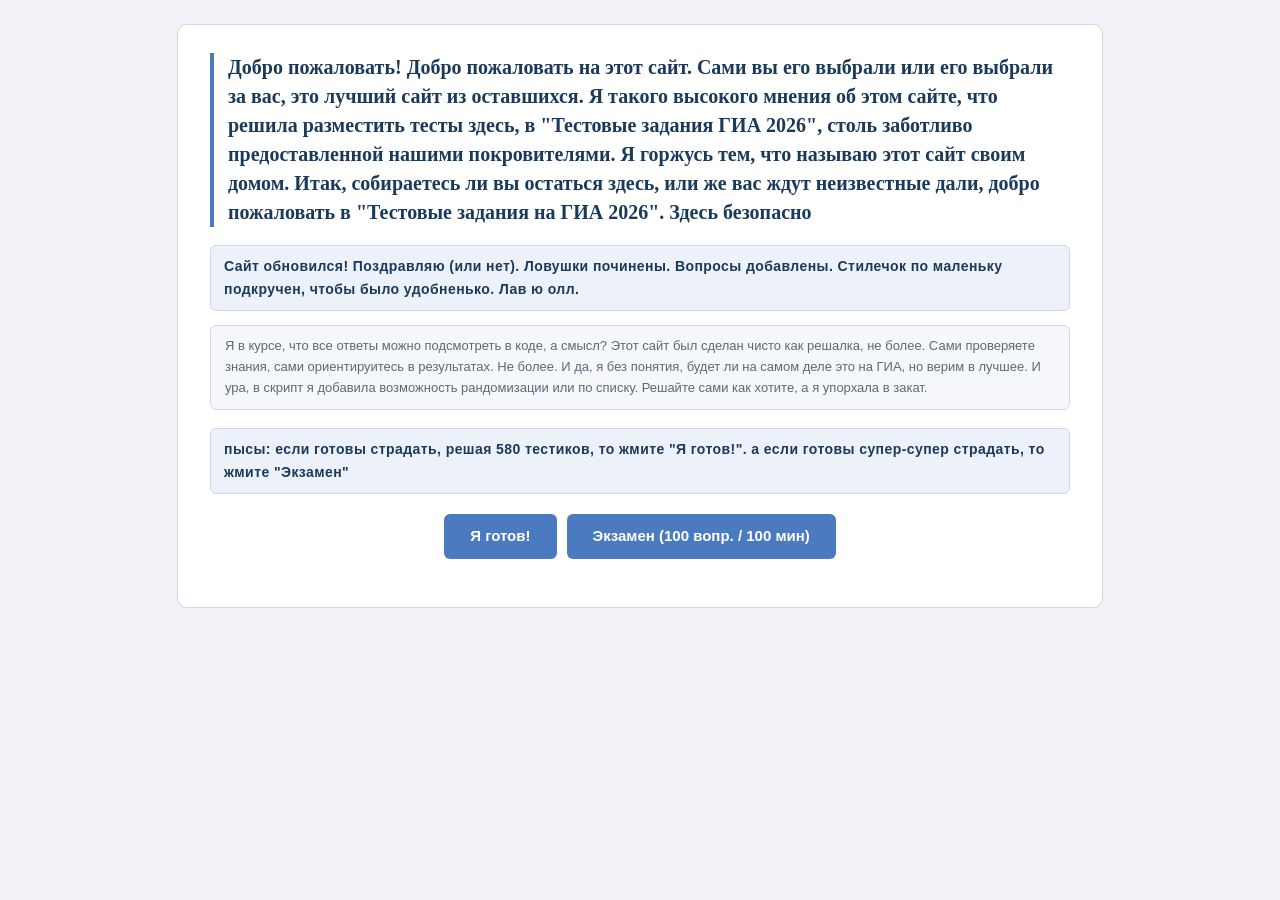
<file: index.html>
<!DOCTYPE html>
<html lang='en'>
<head>
    <meta charset='utf-8'>
    <meta name='viewport' content='width=device-width, initial-scale=1'>
    <title>Тестовые задание на ГИА 2026</title>
    <link rel='stylesheet' href='main.css'>
</head>
<body>
    <div class = "container">
        <h1>Добро пожаловать! Добро пожаловать на этот сайт. 
            Сами вы его выбрали или его выбрали за вас, это лучший сайт из оставшихся. 
            Я такого высокого мнения об этом сайте, 
            что решила разместить тесты здесь, в "Тестовые задания ГИА 2026", 
            столь заботливо предоставленной нашими покровителями. 
            Я горжусь тем, что называю этот сайт своим домом. 
            Итак, собираетесь ли вы остаться здесь, или же вас ждут неизвестные дали, 
            добро пожаловать в "Тестовые задания на ГИА 2026".
            Здесь безопасно</h1>
            <h2>Сайт обновился! Поздравляю (или нет). Ловушки починены. Вопросы добавлены.
                Стилечок по маленьку подкручен, чтобы было удобненько.  
                Лав ю олл.</h2>

            <h3>Я в курсе, что все ответы можно подсмотреть в коде, а смысл? 
                Этот сайт был сделан чисто как решалка, не более. Сами проверяете знания,
                сами ориентируитесь в результатах. Не более. И да, я без понятия, будет ли на самом деле
                это на ГИА, но верим в лучшее. И ура, в скрипт я добавила возможность рандомизации или по списку.
                Решайте сами как хотите, а я упорхала в закат. 
            </h3>
            <h2>
                            пысы: если готовы страдать, решая 580 тестиков, то жмите "Я готов!".
                            а если готовы супер-супер страдать, то жмите "Экзамен"
            </h2>
            <div id="button-container">
                <a class="submit-btn" href='test.html'>Я готов!</a>
                <a class="submit-btn" href='test.html?mode=exam'>Экзамен (100 вопр. / 100 мин)</a>
            </div>
    </div>
</body>
</html>
</file>
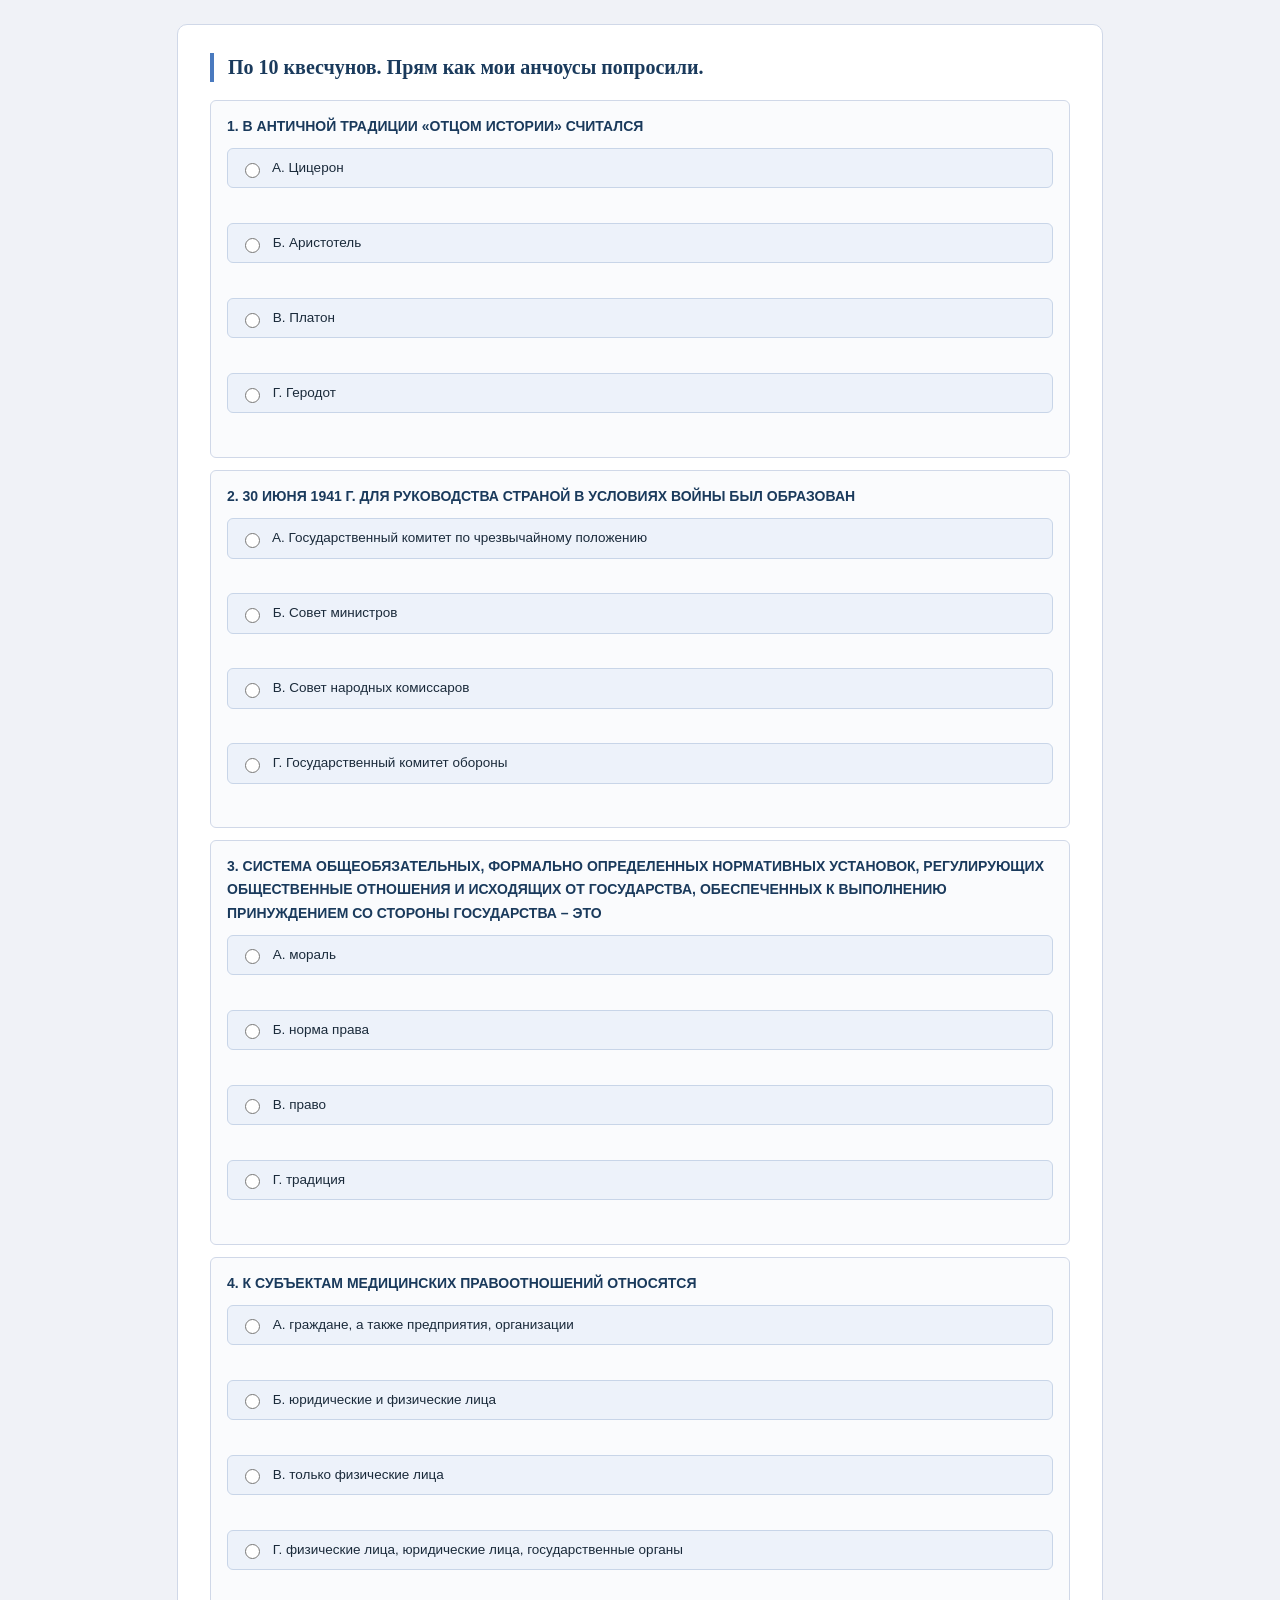
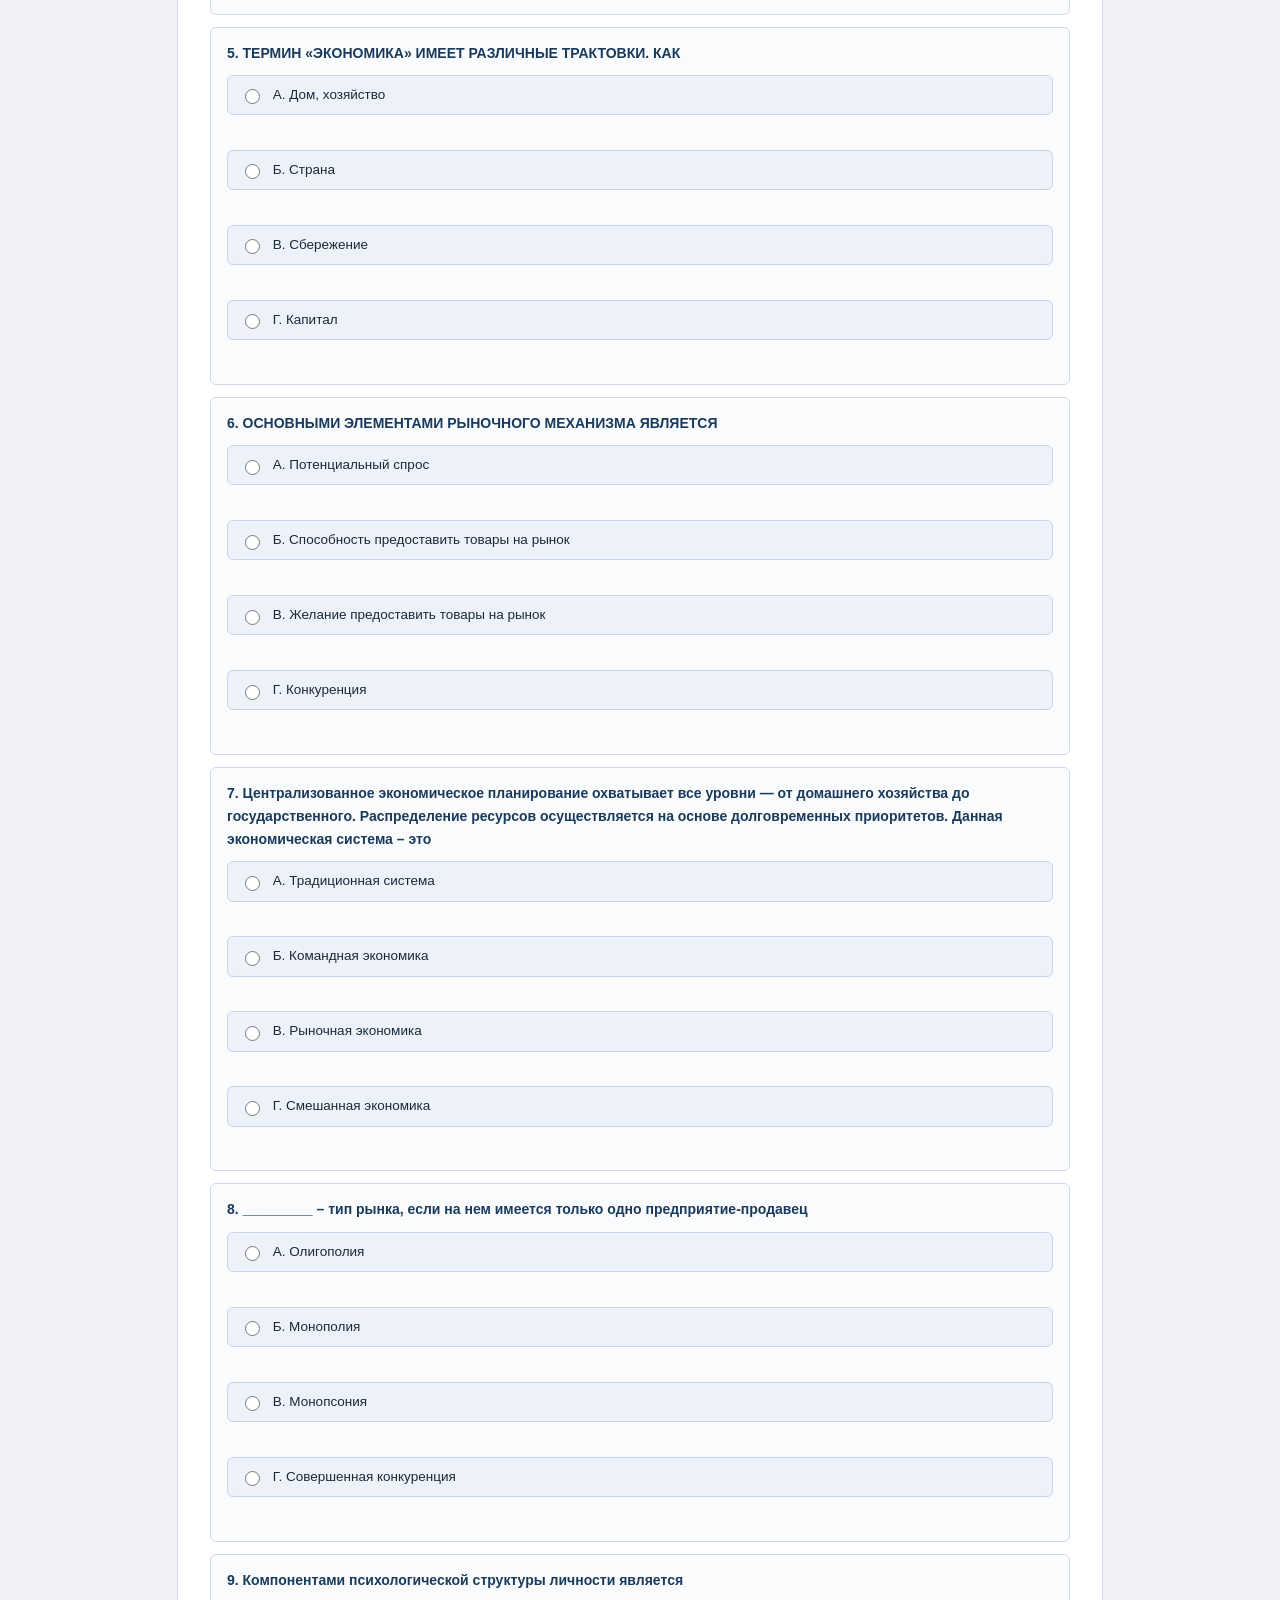
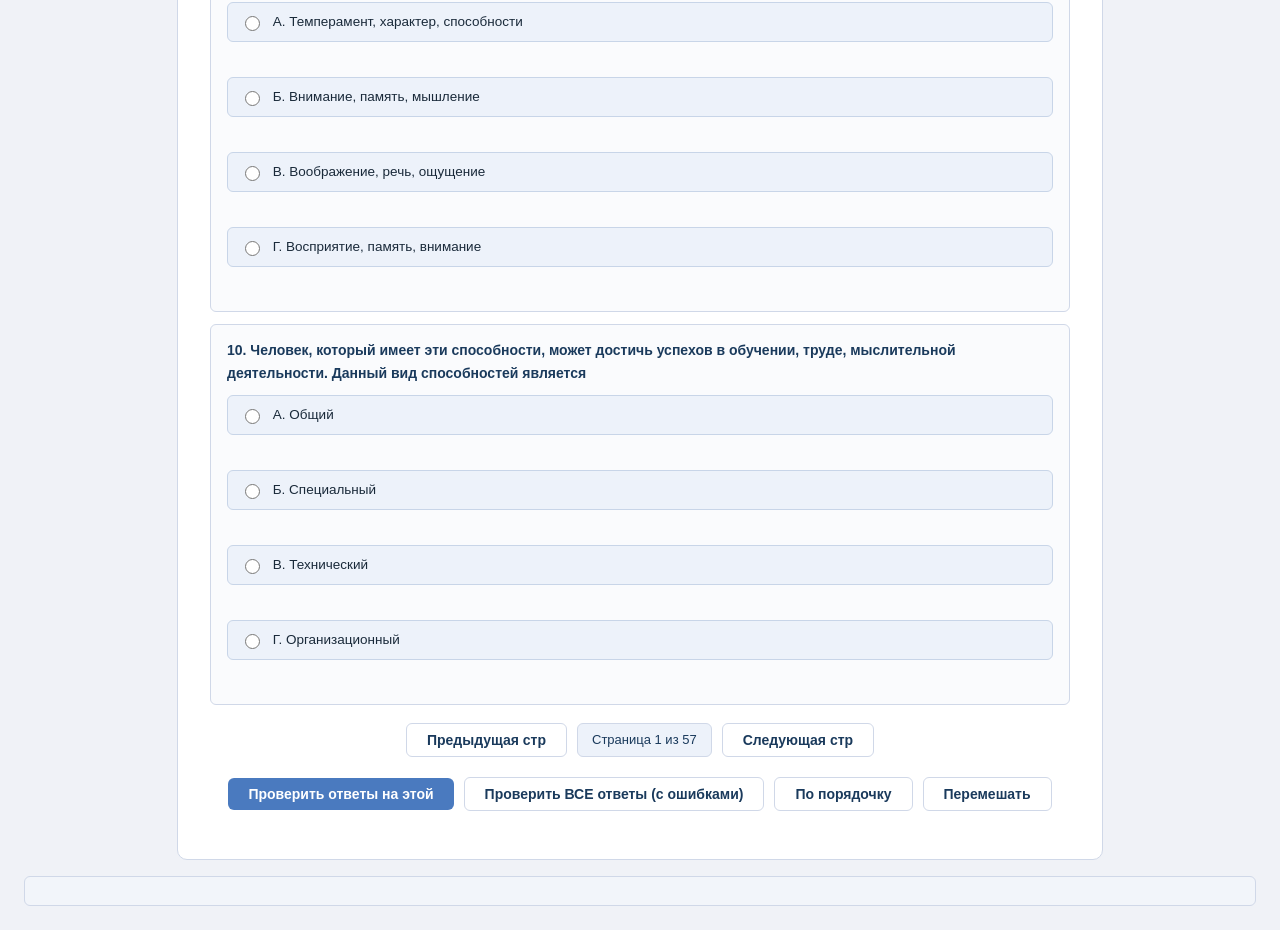
<file: test.html>
<!DOCTYPE html>
<html lang="en">
<head>
    <meta charset="UTF-8">
    <meta name="viewport" content="width=device-width, initial-scale=1.0">
    <title>Удачи в Голодных играх!</title>
    <link rel='stylesheet' href='main.css'>
</head>
<body>
    <body>
<div class="container">
    <h1> По 10 квесчунов. Прям как мои анчоусы попросили. </h1>
    <div id="test-container"></div>
    <div class="pagination">
        <button id="prev-btn" disabled>Предыдущая стр</button>
        <span class="page-info" id="page-info">Страница 1 / ?</span>
        <button id="next-btn">Следующая стр</button>
    </div>
 <div class="button-group">
        <button id="check-page-btn">Проверить ответы на этой </button>
        <button id="check-all-btn">Проверить ВСЕ ответы (с ошибками)</button>
    <button id="order-btn">По порядочку</button>
    <button id="shuffle-btn">Перемешать</button>
</div>
    </div>
        <div id="result" class="result"></div>
</div>
    <script src="script.js"></script>
</body>
</html>
</file>
<file: main.css>
:root {
    --bg:         #f0f2f7;
    --surface:    #ffffff;
    --border:     #d0d8e8;
    --accent:     #4a7abf;
    --accent-dk:  #1a3a5c;
    --accent-lt:  #edf2fa;
    --text:       #1a2a3a;
    --muted:      #5a6a7a;
    --ok-bg:      #edf7ef;
    --ok-bdr:     #3d9a55;
    --ok-txt:     #1e5c2e;
    --err-bg:     #fdf0f0;
    --err-bdr:    #c04040;
    --err-txt:    #7a1e1e;
    --warn-bg:    #fdf5e0;
    --warn-bdr:   #c8a800;
    --warn-txt:   #5c4a00;
    --r:          6px;
    --r-lg:       10px;
}

body {
    background: var(--bg);
    font-family: 'Segoe UI', Arial, Helvetica, sans-serif;
    font-size: 15px;
    color: var(--text);
    line-height: 1.65;
    margin: 0;
    padding: 24px;
}

.container {
    max-width: 860px;
    background: var(--surface);
    margin: 0 auto;
    padding: 28px 32px 36px;
    border: 1px solid var(--border);
    border-radius: var(--r-lg);
}

h1 {
    font-size: 20px;
    font-weight: 700;
    color: var(--accent-dk);
    margin: 0 0 18px;
    padding-left: 14px;
    border-left: 4px solid var(--accent);
    border-radius: 0;
    font-family: Georgia, serif;
    line-height: 1.45;
}

h2 {
    font-size: 14px;
    font-weight: 600;
    letter-spacing: 0.03em;
    background: var(--accent-lt);
    padding: 9px 13px;
    border: 1px solid var(--border);
    border-radius: var(--r);
    color: var(--accent-dk);
    margin: 0 0 14px;
}

h3 {
    font-size: 13px;
    font-weight: 400;
    color: var(--muted);
    background: #f6f7fa;
    padding: 10px 14px;
    border: 1px solid var(--border);
    border-radius: var(--r);
    margin: 0 0 18px;
    line-height: 1.6;
}

hr {
    border: none;
    border-top: 1px solid var(--border);
    margin: 20px 0;
}

button,
.submit-btn {
    background: var(--accent);
    color: #ffffff;
    font-size: 14px;
    font-weight: 600;
    font-family: 'Segoe UI', Arial, sans-serif;
    border: none;
    border-radius: var(--r);
    padding: 8px 20px;
    cursor: pointer;
    text-decoration: none;
    display: inline-block;
    transition: background 0.15s;
}

button:hover,
.submit-btn:hover {
    background: #3a6aaf;
}

button:disabled {
    background: #b8c8d8;
    color: #fff;
    cursor: default;
}

.submit-btn {
    font-size: 15px;
    padding: 10px 26px;
}

#button-container,
.button-group {
    display: flex;
    justify-content: center;
    align-items: center;
    gap: 10px;
    flex-wrap: wrap;
    margin: 20px 0 12px;
}

.pagination {
    display: flex;
    justify-content: center;
    align-items: center;
    gap: 10px;
    margin: 18px 0;
}

/* Кнопки пагинации и вторичные кнопки — outline-стиль */
.pagination button,
#order-btn,
#shuffle-btn,
#check-all-btn {
    background: var(--surface);
    color: var(--accent-dk);
    border: 1px solid var(--border);
}

.pagination button:hover,
#order-btn:hover,
#shuffle-btn:hover,
#check-all-btn:hover {
    background: var(--accent-lt);
    border-color: var(--accent);
    color: var(--accent-dk);
}

.page-info {
    font-size: 13px;
    background: var(--accent-lt);
    color: var(--accent-dk);
    padding: 5px 14px;
    border: 1px solid var(--border);
    border-radius: var(--r);
}

#test-container {
    margin: 16px 0;
}

.question {
    background: #fafbfd;
    border: 1px solid var(--border);
    border-radius: var(--r);
    padding: 14px 16px;
    margin-bottom: 12px;
}

.question p {
    margin: 0 0 10px;
    font-weight: 600;
    color: var(--accent-dk);
    font-size: 14px;
}

.question.correct-answer {
    background: var(--ok-bg);
    border-color: var(--ok-bdr);
    border-left: 5px solid var(--ok-bdr);
    border-radius: 0;
}

.question.wrong-answer {
    background: var(--err-bg);
    border-color: var(--err-bdr);
    border-left: 5px solid var(--err-bdr);
    border-radius: 0;
}

label {
    display: block;
    background: var(--accent-lt);
    border: 1px solid #c8d5e8;
    padding: 8px 12px;
    margin: 5px 0;
    cursor: pointer;
    border-radius: var(--r);
    font-size: 13.5px;
    color: var(--text);
    transition: background 0.15s, border-color 0.15s;
}

label:hover {
    background: #dce8f5;
    border-color: var(--accent);
}

input[type="radio"] {
    margin-right: 9px;
    vertical-align: middle;
    accent-color: var(--accent);
    width: 15px;
    height: 15px;
}

.feedback {
    margin-top: 9px;
    padding: 7px 12px;
    font-size: 13px;
    border-top: 1px solid var(--border);
}

.correct-feedback {
    color: var(--ok-txt);
}

.wrong-feedback {
    color: var(--err-txt);
}

.result {
    margin-top: 16px;
    padding: 14px;
    background: #f2f5fa;
    border: 1px solid var(--border);
    border-radius: var(--r);
    text-align: center;
    font-size: 15px;
    color: var(--accent-dk);
}

.result h3 {
    font-size: 17px;
    font-weight: 600;
    color: var(--accent-dk);
    margin-bottom: 6px;
    background: none;
    border: none;
    padding: 0;
}

.error-list {
    margin-top: 10px;
    padding: 9px 13px;
    background: var(--warn-bg);
    border: 1px solid var(--warn-bdr);
    border-radius: var(--r);
    color: var(--warn-txt);
    font-size: 13px;
}

.footer-note {
    font-size: 12px;
    text-align: center;
    color: var(--muted);
    margin-top: 16px;
}

@media (max-width: 700px) {
    body            { padding: 14px; }
    .container      { padding: 16px 18px 24px; }
    button,
    .submit-btn     { padding: 7px 14px; font-size: 13px; }
    label           { white-space: normal; }
    .button-group   { gap: 8px; }
}
</file>
